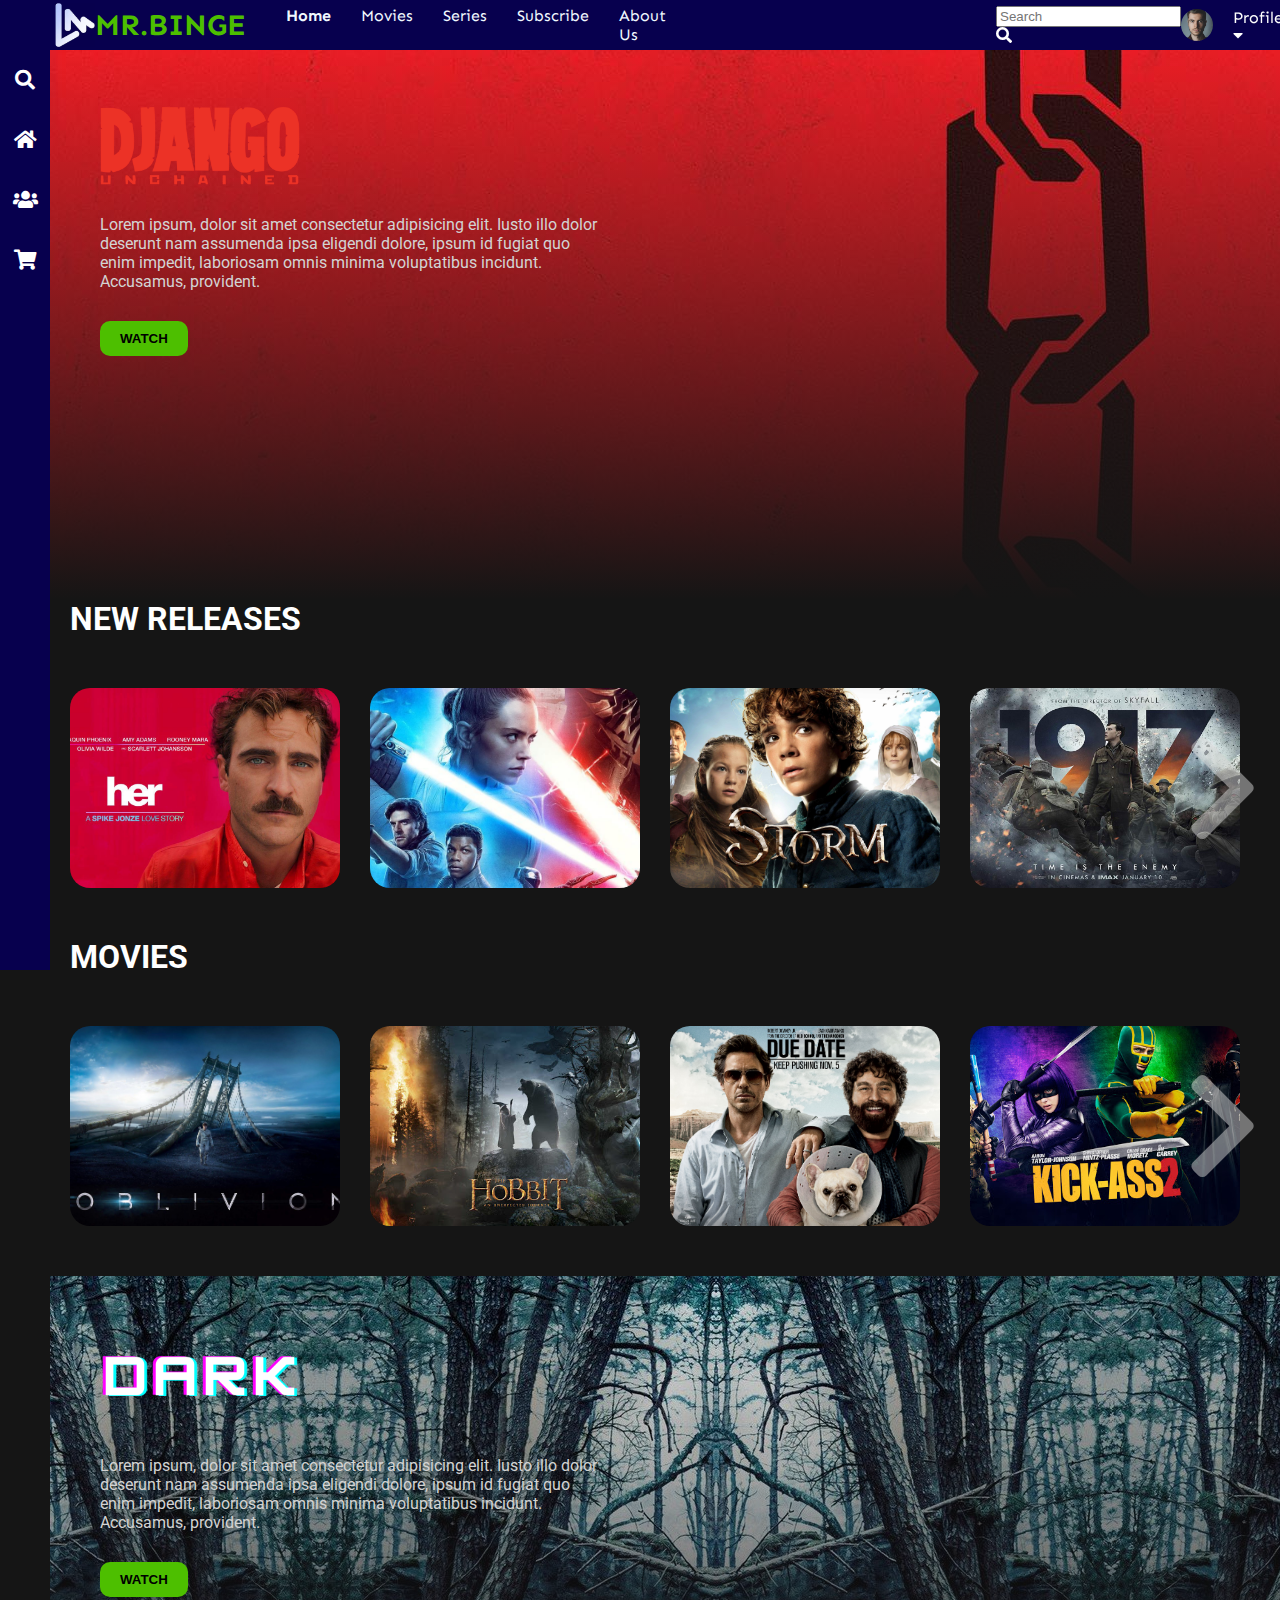
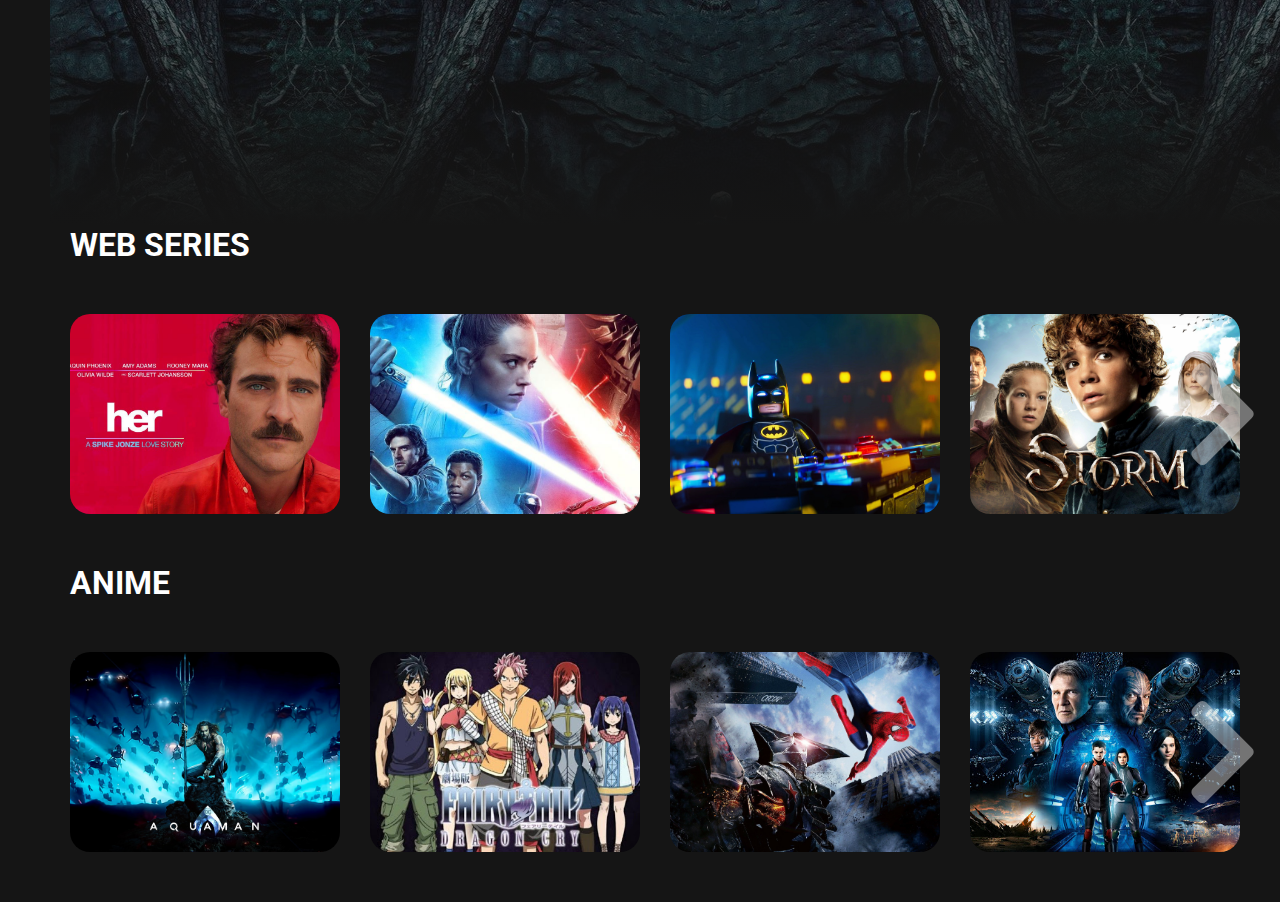
<file: index.html>
<html lang="en">

<head>
  <meta charset="UTF-8" />
  <meta http-equiv="X-UA-Compatible" content="IE=edge" />
  <meta name="viewport" content="width=device-width, initial-scale=1.0" />
  <link rel="stylesheet" href="style.css" />
  <link
    href="https://fonts.googleapis.com/css2?family=Roboto:wght@100;300;400;500;700;900&family=Sen:wght@400;700;800&display=swap"
    rel="stylesheet" />
  <link rel="stylesheet" href="https://cdnjs.cloudflare.com/ajax/libs/font-awesome/5.15.2/css/all.min.css" />
  <title>Mr.Binge-Watch TV Shows</title>
</head>

<body>
  <div class="navbar">
    <div class="navbar-container">
      <div class="logo-container">
        <img src="img/logo.jpg" alt="logo" class="logo" />
      </div>
      <div>
        <h1 class="logo-text">MR.BINGE</h1>
      </div>
      <div class="menu-container">
        <ul class="menu-list">
          <li class="menu-list-item active">
            <a href="index.html" style="color: aliceblue; text-decoration: none">
              Home</a>
          </li>
          <li class="menu-list-item">
            <a href="embed.html" style="color: aliceblue; text-decoration: none">Movies</a>
          </li>
          <li class="menu-list-item">
            <a href="embed.html" style="color: aliceblue; text-decoration: none">Series</a>
          </li>
          <li class="menu-list-item">
            <a href="pricing.html" style="color: aliceblue; text-decoration: none">Subscribe</a>
          </li>
          <li class="menu-list-item">
            <a href="aboutUs.html" style="color: aliceblue; text-decoration: none">About Us</a>
          </li>
          <li style="padding-left: 300px">
            <div class="input-group rounded">
              <input type="search" class="form-control rounded" placeholder="Search" aria-label="Search"
                aria-describedby="search-addon" />
              <span class="input-group-text border-0" id="search-addon">
                <i class="fas fa-search" style="cursor: pointer"></i>
              </span>
            </div>
          </li>
        </ul>
      </div>
      <div class="profile-container">
        <img class="profile-picture" src="img/profile.jpg" alt="" />
        <div class="profile-text-container">
          <span class="profile-text">Profile</span>
          <i class="fas fa-caret-down"></i>
        </div>
        <div class="toggle">
          <i class="fas fa-moon toggle-icon"></i>
          <i class="fas fa-sun toggle-icon"></i>
          <div class="toggle-ball"></div>
        </div>
      </div>
    </div>
  </div>
  <div class="sidebar">
    <i class="left-menu-icon fas fa-search"></i>
    <a href="index.html"><i class="left-menu-icon fas fa-home"></i></a>
    <a href="aboutUs.html"><i class="left-menu-icon fas fa-users"></i></a>

    <a href="pricing.html"><i class="left-menu-icon fas fa-shopping-cart"></i></a>
  </div>
  <div class="container">
    <div class="content-container">
      <div class="featured-content" style="
            background: linear-gradient(to bottom, rgba(0, 0, 0, 0), #151515),
              url('img/f-1.jpg');
          ">
        <img class="featured-title" src="img/f-t-1.png" alt="" />
        <p class="featured-desc">
          Lorem ipsum, dolor sit amet consectetur adipisicing elit. Iusto illo
          dolor deserunt nam assumenda ipsa eligendi dolore, ipsum id fugiat
          quo enim impedit, laboriosam omnis minima voluptatibus incidunt.
          Accusamus, provident.
        </p>
        <button class="featured-button">
          <a href="embed.html" style="text-decoration: none"> WATCH</a>
        </button>
      </div>
      <div class="movie-list-container">
        <h1 class="movie-list-title">NEW RELEASES</h1>
        <div class="movie-list-wrapper">
          <div class="movie-list">
            <div class="movie-list-item">
              <img class="movie-list-item-img" src="img/1.jpeg" alt="" />
              <span class="movie-list-item-title">Her</span>
              <p class="movie-list-item-desc">
                Lorem ipsum dolor sit amet consectetur adipisicing elit. At
                hic fugit similique accusantium.
              </p>
              <button class="movie-list-item-button">
                <a href="embed.html" style="text-decoration: none"> WATCH</a>
              </button>
            </div>
            <div class="movie-list-item">
              <img class="movie-list-item-img" src="img/2.jpeg" alt="" />
              <span class="movie-list-item-title">Star Wars</span>
              <p class="movie-list-item-desc">
                Lorem ipsum dolor sit amet consectetur adipisicing elit. At
                hic fugit similique accusantium.
              </p>
              <button class="movie-list-item-button">
                <a href="embed.html" style="text-decoration: none"> WATCH</a>
              </button>
            </div>
            <div class="movie-list-item">
              <img class="movie-list-item-img" src="img/3.jpg" alt="" />
              <span class="movie-list-item-title">Storm</span>
              <p class="movie-list-item-desc">
                Lorem ipsum dolor sit amet consectetur adipisicing elit. At
                hic fugit similique accusantium.
              </p>
              <button class="movie-list-item-button">
                <a href="embed.html" style="text-decoration: none"> WATCH</a>
              </button>
            </div>
            <div class="movie-list-item">
              <img class="movie-list-item-img" src="img/4.jpg" alt="" />
              <span class="movie-list-item-title">1917</span>
              <p class="movie-list-item-desc">
                Lorem ipsum dolor sit amet consectetur adipisicing elit. At
                hic fugit similique accusantium.
              </p>
              <button class="movie-list-item-button">
                <a href="embed.html" style="text-decoration: none"> WATCH</a>
              </button>
            </div>
            <div class="movie-list-item">
              <img class="movie-list-item-img" src="img/5.jpg" alt="" />
              <span class="movie-list-item-title">Avengers</span>
              <p class="movie-list-item-desc">
                Lorem ipsum dolor sit amet consectetur adipisicing elit. At
                hic fugit similique accusantium.
              </p>
              <button class="movie-list-item-button">
                <a href="embed.html" style="text-decoration: none"> WATCH</a>
              </button>
            </div>
            <div class="movie-list-item">
              <img class="movie-list-item-img" src="img/6.jpg" alt="" />
              <span class="movie-list-item-title">Her</span>
              <p class="movie-list-item-desc">
                Lorem ipsum dolor sit amet consectetur adipisicing elit. At
                hic fugit similique accusantium.
              </p>
              <button class="movie-list-item-button">
                <a href="embed.html" style="text-decoration: none"> WATCH</a>
              </button>
            </div>
            <div class="movie-list-item">
              <img class="movie-list-item-img" src="img/7.jpg" alt="" />
              <span class="movie-list-item-title">Her</span>
              <p class="movie-list-item-desc">
                Lorem ipsum dolor sit amet consectetur adipisicing elit. At
                hic fugit similique accusantium.
              </p>
              <button class="movie-list-item-button">
                <a href="embed.html" style="text-decoration: none"> WATCH</a>
              </button>
            </div>
          </div>
          <i class="fas fa-chevron-right arrow"></i>
        </div>
      </div>
      <div class="movie-list-container">
        <h1 id="" class="movie-list-title">MOVIES</h1>
        <div class="movie-list-wrapper">
          <div class="movie-list">
            <div class="movie-list-item">
              <img class="movie-list-item-img" src="img/8.jpg" alt="" />
              <span class="movie-list-item-title">Her</span>
              <p class="movie-list-item-desc">
                Lorem ipsum dolor sit amet consectetur adipisicing elit. At
                hic fugit similique accusantium.
              </p>
              <button class="movie-list-item-button">
                <a href="embed.html" style="text-decoration: none"> WATCH</a>
              </button>
            </div>
            <div class="movie-list-item">
              <img class="movie-list-item-img" src="img/9.jpg" alt="" />
              <span class="movie-list-item-title">Her</span>
              <p class="movie-list-item-desc">
                Lorem ipsum dolor sit amet consectetur adipisicing elit. At
                hic fugit similique accusantium.
              </p>
              <button class="movie-list-item-button">
                <a href="embed.html" style="text-decoration: none"> WATCH</a>
              </button>
            </div>
            <div class="movie-list-item">
              <img class="movie-list-item-img" src="img/10.jpg" alt="" />
              <span class="movie-list-item-title">Her</span>
              <p class="movie-list-item-desc">
                Lorem ipsum dolor sit amet consectetur adipisicing elit. At
                hic fugit similique accusantium.
              </p>
              <button class="movie-list-item-button">
                <a href="embed.html" style="text-decoration: none"> WATCH</a>
              </button>
            </div>
            <div class="movie-list-item">
              <img class="movie-list-item-img" src="img/11.jpg" alt="" />
              <span class="movie-list-item-title">Her</span>
              <p class="movie-list-item-desc">
                Lorem ipsum dolor sit amet consectetur adipisicing elit. At
                hic fugit similique accusantium.
              </p>
              <button class="movie-list-item-button">
                <a href="embed.html" style="text-decoration: none"> WATCH</a>
              </button>
            </div>
            <div class="movie-list-item">
              <img class="movie-list-item-img" src="img/12.jpg" alt="" />
              <span class="movie-list-item-title">Her</span>
              <p class="movie-list-item-desc">
                Lorem ipsum dolor sit amet consectetur adipisicing elit. At
                hic fugit similique accusantium.
              </p>
              <button class="movie-list-item-button">
                <a href="embed.html" style="text-decoration: none"> WATCH</a>
              </button>
            </div>
            <div class="movie-list-item">
              <img class="movie-list-item-img" src="img/3.jpg" alt="" />
              <span class="movie-list-item-title">Her</span>
              <p class="movie-list-item-desc">
                Lorem ipsum dolor sit amet consectetur adipisicing elit. At
                hic fugit similique accusantium.
              </p>
              <button class="movie-list-item-button">
                <a href="embed.html" style="text-decoration: none"> WATCH</a>
              </button>
            </div>
            <div class="movie-list-item">
              <img class="movie-list-item-img" src="img/4.jpg" alt="" />
              <span class="movie-list-item-title">Her</span>
              <p class="movie-list-item-desc">
                Lorem ipsum dolor sit amet consectetur adipisicing elit. At
                hic fugit similique accusantium.
              </p>
              <button class="movie-list-item-button">
                <a href="embed.html" style="text-decoration: none"> WATCH</a>
              </button>
            </div>
          </div>
          <i class="fas fa-chevron-right arrow"></i>
        </div>
      </div>
      <div class="featured-content" style="
            background: linear-gradient(to bottom, rgba(0, 0, 0, 0), #151515),
              url('img/f-2.jpg');
          ">
        <img class="featured-title" src="img/f-t-2.png" alt="" />
        <p class="featured-desc">
          Lorem ipsum, dolor sit amet consectetur adipisicing elit. Iusto illo
          dolor deserunt nam assumenda ipsa eligendi dolore, ipsum id fugiat
          quo enim impedit, laboriosam omnis minima voluptatibus incidunt.
          Accusamus, provident.
        </p>
        <button class="featured-button">
          <a href="embed.html" style="text-decoration: none"> WATCH</a>
        </button>
      </div>
      <div class="movie-list-container">
        <h1 class="movie-list-title">WEB SERIES</h1>
        <div class="movie-list-wrapper">
          <div class="movie-list">
            <div class="movie-list-item">
              <img class="movie-list-item-img" src="img/1.jpeg" alt="" />
              <span class="movie-list-item-title">Her</span>
              <p class="movie-list-item-desc">
                Lorem ipsum dolor sit amet consectetur adipisicing elit. At
                hic fugit similique accusantium.
              </p>
              <button class="movie-list-item-button">
                <a href="embed.html" style="text-decoration: none"> WATCH</a>
              </button>
            </div>
            <div class="movie-list-item">
              <img class="movie-list-item-img" src="img/2.jpeg" alt="" />
              <span class="movie-list-item-title">Her</span>
              <p class="movie-list-item-desc">
                Lorem ipsum dolor sit amet consectetur adipisicing elit. At
                hic fugit similique accusantium.
              </p>
              <button class="movie-list-item-button">
                <a href="embed.html" style="text-decoration: none"> WATCH</a>
              </button>
            </div>
            <div class="movie-list-item">
              <img class="movie-list-item-img" src="img/15.jpg" alt="" />
              <span class="movie-list-item-title">Her</span>
              <p class="movie-list-item-desc">
                Lorem ipsum dolor sit amet consectetur adipisicing elit. At
                hic fugit similique accusantium.
              </p>
              <button class="movie-list-item-button">
                <a href="embed.html" style="text-decoration: none"> WATCH</a>
              </button>
            </div>
            <div class="movie-list-item">
              <img class="movie-list-item-img" src="img/3.jpg" alt="" />
              <span class="movie-list-item-title">Her</span>
              <p class="movie-list-item-desc">
                Lorem ipsum dolor sit amet consectetur adipisicing elit. At
                hic fugit similique accusantium.
              </p>
              <button class="movie-list-item-button">
                <a href="embed.html" style="text-decoration: none"> WATCH</a>
              </button>
            </div>
            <div class="movie-list-item">
              <img class="movie-list-item-img" src="img/4.jpg" alt="" />
              <span class="movie-list-item-title">Her</span>
              <p class="movie-list-item-desc">
                Lorem ipsum dolor sit amet consectetur adipisicing elit. At
                hic fugit similique accusantium.
              </p>
              <button class="movie-list-item-button">
                <a href="embed.html" style="text-decoration: none"> WATCH</a>
              </button>
            </div>
            <div class="movie-list-item">
              <img class="movie-list-item-img" src="img/5.jpg" alt="" />
              <span class="movie-list-item-title">Her</span>
              <p class="movie-list-item-desc">
                Lorem ipsum dolor sit amet consectetur adipisicing elit. At
                hic fugit similique accusantium.
              </p>
              <button class="movie-list-item-button">
                <a href="embed.html" style="text-decoration: none"> WATCH</a>
              </button>
            </div>
            <div class="movie-list-item">
              <img class="movie-list-item-img" src="img/1.jpeg" alt="" />
              <span class="movie-list-item-title">Her</span>
              <p class="movie-list-item-desc">
                Lorem ipsum dolor sit amet consectetur adipisicing elit. At
                hic fugit similique accusantium.
              </p>
              <button class="movie-list-item-button">
                <a href="embed.html" style="text-decoration: none"> WATCH</a>
              </button>
            </div>
          </div>
          <i class="fas fa-chevron-right arrow"></i>
        </div>
      </div>
      <div class="movie-list-container">
        <h1 class="movie-list-title">ANIME</h1>
        <div class="movie-list-wrapper">
          <div class="movie-list">
            <div class="movie-list-item">
              <img class="movie-list-item-img" src="img/17.jpg" alt="" />
              <span class="movie-list-item-title">Her</span>
              <p class="movie-list-item-desc">
                Lorem ipsum dolor sit amet consectetur adipisicing elit. At
                hic fugit similique accusantium.
              </p>
              <button class="movie-list-item-button">
                <a href="embed.html" style="text-decoration: none"> WATCH</a>
              </button>
            </div>
            <div class="movie-list-item">
              <img class="movie-list-item-img" src="img/18.jpg" alt="" />
              <span class="movie-list-item-title">Her</span>
              <p class="movie-list-item-desc">
                Lorem ipsum dolor sit amet consectetur adipisicing elit. At
                hic fugit similique accusantium.
              </p>
              <button class="movie-list-item-button">
                <a href="embed.html" style="text-decoration: none"> WATCH</a>
              </button>
            </div>
            <div class="movie-list-item">
              <img class="movie-list-item-img" src="img/19.jpg" alt="" />
              <span class="movie-list-item-title">Her</span>
              <p class="movie-list-item-desc">
                Lorem ipsum dolor sit amet consectetur adipisicing elit. At
                hic fugit similique accusantium.
              </p>
              <button class="movie-list-item-button">
                <a href="embed.html" style="text-decoration: none"> WATCH</a>
              </button>
            </div>
            <div class="movie-list-item">
              <img class="movie-list-item-img" src="img/7.jpg" alt="" />
              <span class="movie-list-item-title">Her</span>
              <p class="movie-list-item-desc">
                Lorem ipsum dolor sit amet consectetur adipisicing elit. At
                hic fugit similique accusantium.
              </p>
              <button class="movie-list-item-button">
                <a href="embed.html" style="text-decoration: none"> WATCH</a>
              </button>
            </div>
            <div class="movie-list-item">
              <img class="movie-list-item-img" src="img/1.jpeg" alt="" />
              <span class="movie-list-item-title">Her</span>
              <p class="movie-list-item-desc">
                Lorem ipsum dolor sit amet consectetur adipisicing elit. At
                hic fugit similique accusantium.
              </p>
              <button class="movie-list-item-button">
                <a href="embed.html" style="text-decoration: none"> WATCH</a>
              </button>
            </div>
            <div class="movie-list-item">
              <img class="movie-list-item-img" src="img/2.jpeg" alt="" />
              <span class="movie-list-item-title">Her</span>
              <p class="movie-list-item-desc">
                Lorem ipsum dolor sit amet consectetur adipisicing elit. At
                hic fugit similique accusantium.
              </p>
              <button class="movie-list-item-button">
                <a href="embed.html" style="text-decoration: none"> WATCH</a>
              </button>
            </div>
            <div class="movie-list-item">
              <img class="movie-list-item-img" src="img/9.jpg" alt="" />
              <span class="movie-list-item-title">Her</span>
              <p class="movie-list-item-desc">
                Lorem ipsum dolor sit amet consectetur adipisicing elit. At
                hic fugit similique accusantium.
              </p>
              <button class="movie-list-item-button">
                <a href="embed.html" style="text-decoration: none"> WATCH</a>
              </button>
            </div>
          </div>
          <i class="fas fa-chevron-right arrow"></i>
        </div>
      </div>
    </div>
  </div>
  <script src="app.js"></script>
</body>

</html>
</file>
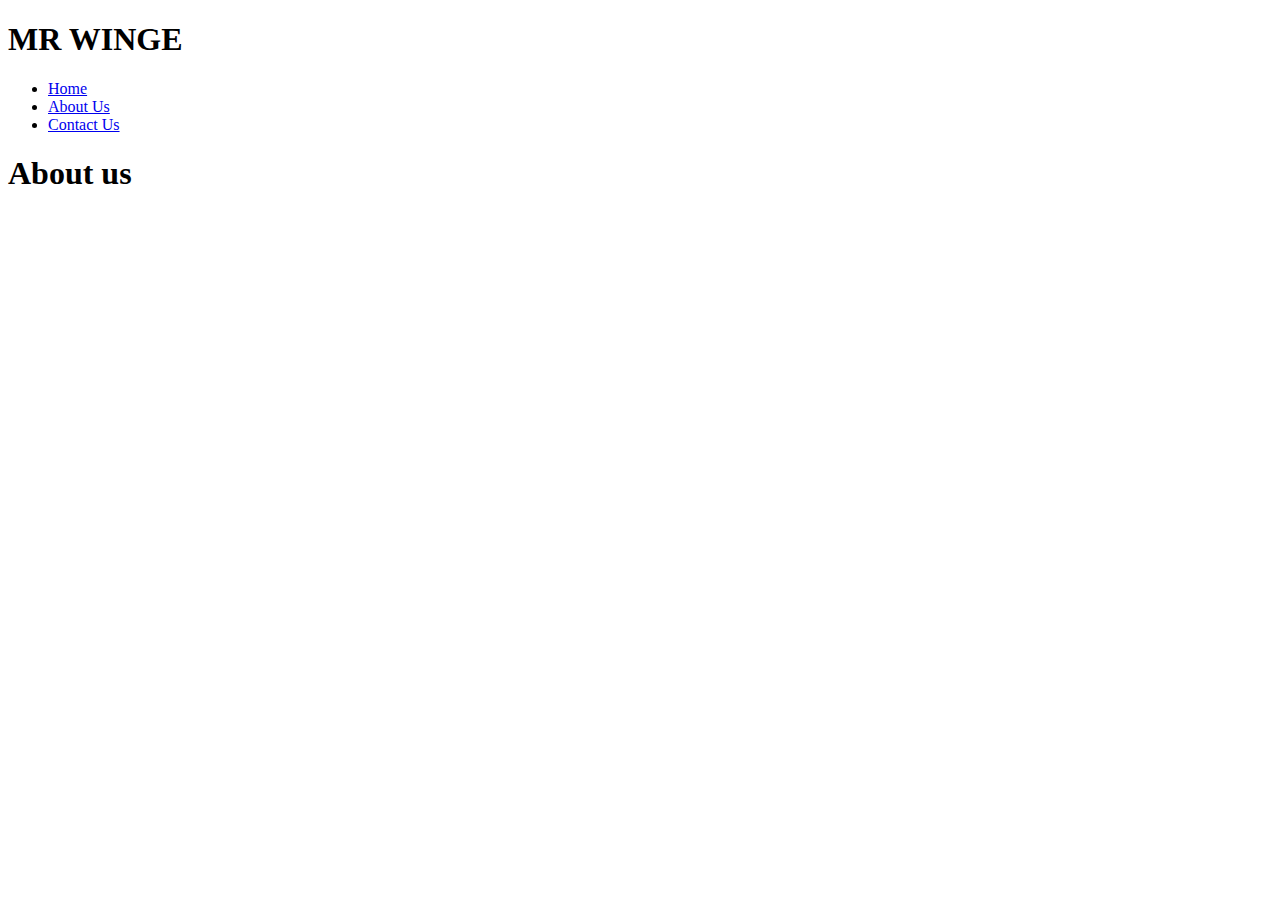
<file: about us.html>
<!DOCTYPE html>
<html lang="en">

<head>
  <meta charset="UTF-8">
  <meta http-equiv="X-UA-Compatible" content="IE=edge">
  <meta name="viewport" content="width=device-width, initial-scale=1.0">
  <title>Document</title>
</head>

<body>
  <header>
    <div class="container">
      <div id="branding">
        <h1><span>MR WINGE</span></h1>
      </div>
      <nav>
        <ul>
          <li class="current"><a href="ind.html">Home</a></li>
          <li><a href="about us.html">About Us</a></li>
          <li><a href="contact us">Contact Us</a></li>
        </ul>
      </nav>
    </div>
  </header>
  <section id="newsletter">
    <div class="container">
      <article id="main-col">
        <h1 class="page-title">About us</h1>
        <p></p>
      </article>
    </div>
  </section>

</body>

</html>
</file>
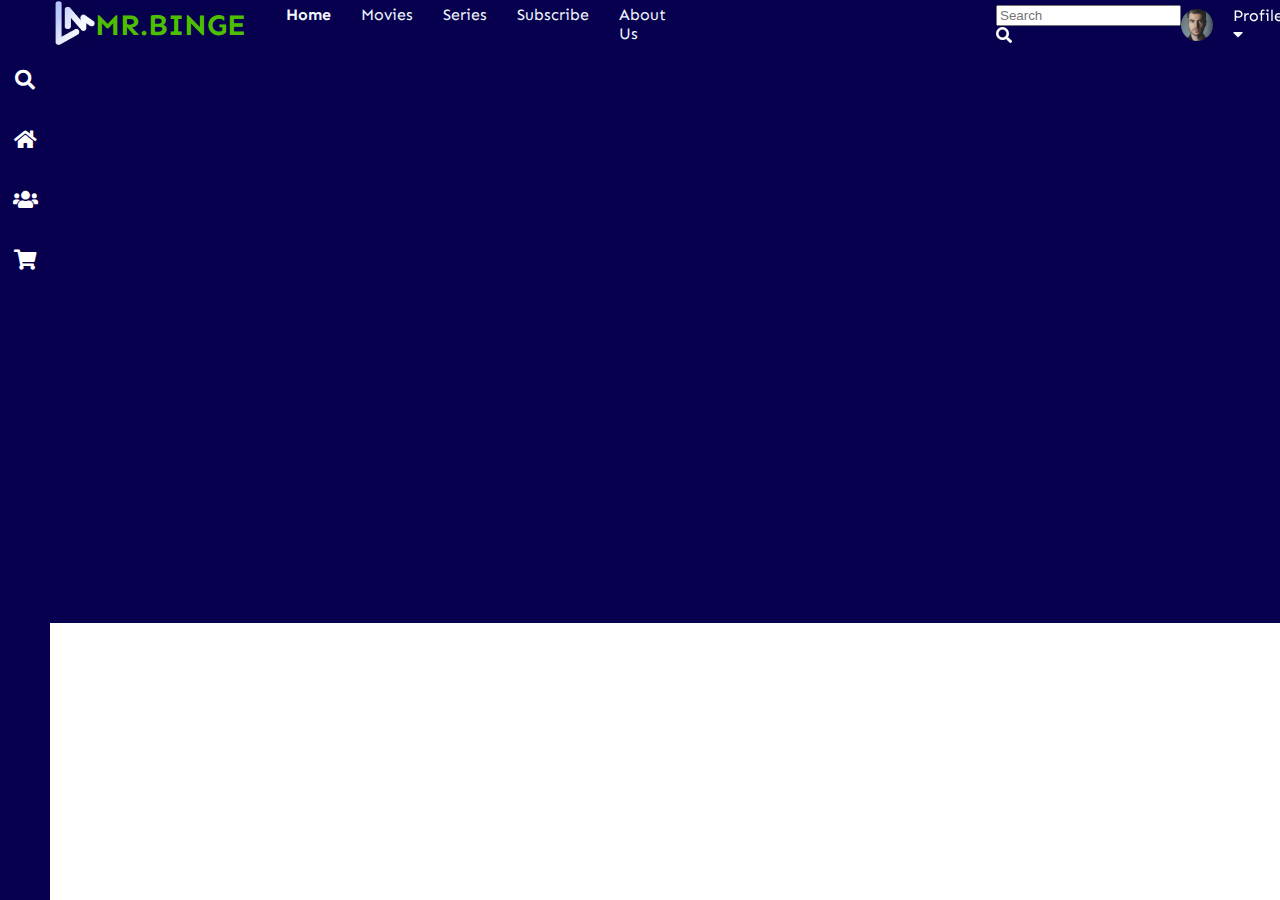
<file: embed.html>
<!DOCTYPE html>
<html lang="en">
  <head>
    <meta charset="UTF-8" />
    <meta http-equiv="X-UA-Compatible" content="IE=edge" />
    <meta name="viewport" content="width=device-width, initial-scale=1.0" />
    <link rel="stylesheet" href="style.css" />
    <link
      href="https://fonts.googleapis.com/css2?family=Roboto:wght@100;300;400;500;700;900&family=Sen:wght@400;700;800&display=swap"
      rel="stylesheet"
    />
    <link
      rel="stylesheet"
      href="https://cdnjs.cloudflare.com/ajax/libs/font-awesome/5.15.2/css/all.min.css"
    />
    <title>Movies Section-MR.BINGE</title>
  </head>

  <body>
    <div class="navbar">
      <div class="navbar-container">
        <div class="logo-container">
          <img src="img/logo.jpg" alt="logo" class="logo" />
        </div>
        <div>
          <h1 class="logo-text">MR.BINGE</h1>
        </div>
        <div class="menu-container">
          <ul class="menu-list">
            <li class="menu-list-item active">
              <a
                href="index.html"
                style="color: aliceblue; text-decoration: none"
              >
                Home</a
              >
            </li>
            <li class="menu-list-item">
              <a
                href="embed.html"
                style="color: aliceblue; text-decoration: none"
              >
                Movies</a
              >
            </li>
            <li class="menu-list-item">
              <a
                href="embed.html"
                style="color: aliceblue; text-decoration: none"
              >
                Series</a
              >
            </li>
            <li class="menu-list-item">
              <a
                href="pricing.html"
                style="color: aliceblue; text-decoration: none"
              >
                Subscribe</a
              >
            </li>
            <li class="menu-list-item">
              <a
                href="aboutUs.html"
                style="color: aliceblue; text-decoration: none"
              >
                About Us</a
              >
            </li>
            <li style="padding-left: 300px">
              <div class="input-group rounded">
                <input
                  type="search"
                  class="form-control rounded"
                  placeholder="Search"
                  aria-label="Search"
                  aria-describedby="search-addon"
                />
                <span class="input-group-text border-0" id="search-addon">
                  <i class="fas fa-search" style="cursor: pointer"></i>
                </span>
              </div>
            </li>
          </ul>
        </div>
        <div class="profile-container">
          <img class="profile-picture" src="img/profile.jpg" alt="" />
          <div class="profile-text-container">
            <span class="profile-text">Profile</span>
            <i class="fas fa-caret-down"></i>
          </div>
          <div class="toggle">
            <i class="fas fa-moon toggle-icon"></i>
            <i class="fas fa-sun toggle-icon"></i>
            <div class="toggle-ball"></div>
          </div>
        </div>
      </div>
    </div>

    <div class="sidebar">
      <i class="left-menu-icon fas fa-search"></i>
      <a href="index.html"><i class="left-menu-icon fas fa-home"></i></a>
      <a href="aboutUs.html"><i class="left-menu-icon fas fa-users"></i></a>

      <a href="pricing.html"
        ><i class="left-menu-icon fas fa-shopping-cart"></i
      ></a>
    </div>
    <section>
      <div class="iframe-container">
        <iframe
          width="962"
          height="541"
          src="https://www.youtube.com/embed/0fUCuvNlOCg"
          title="YouTube video player"
          frameborder="0"
          allow="accelerometer; autoplay; clipboard-write; encrypted-media; gyroscope; picture-in-picture"
          allowfullscreen
        ></iframe>
      </div>
    </section>
    <script src="app.js"></script>
  </body>
</html>
</file>
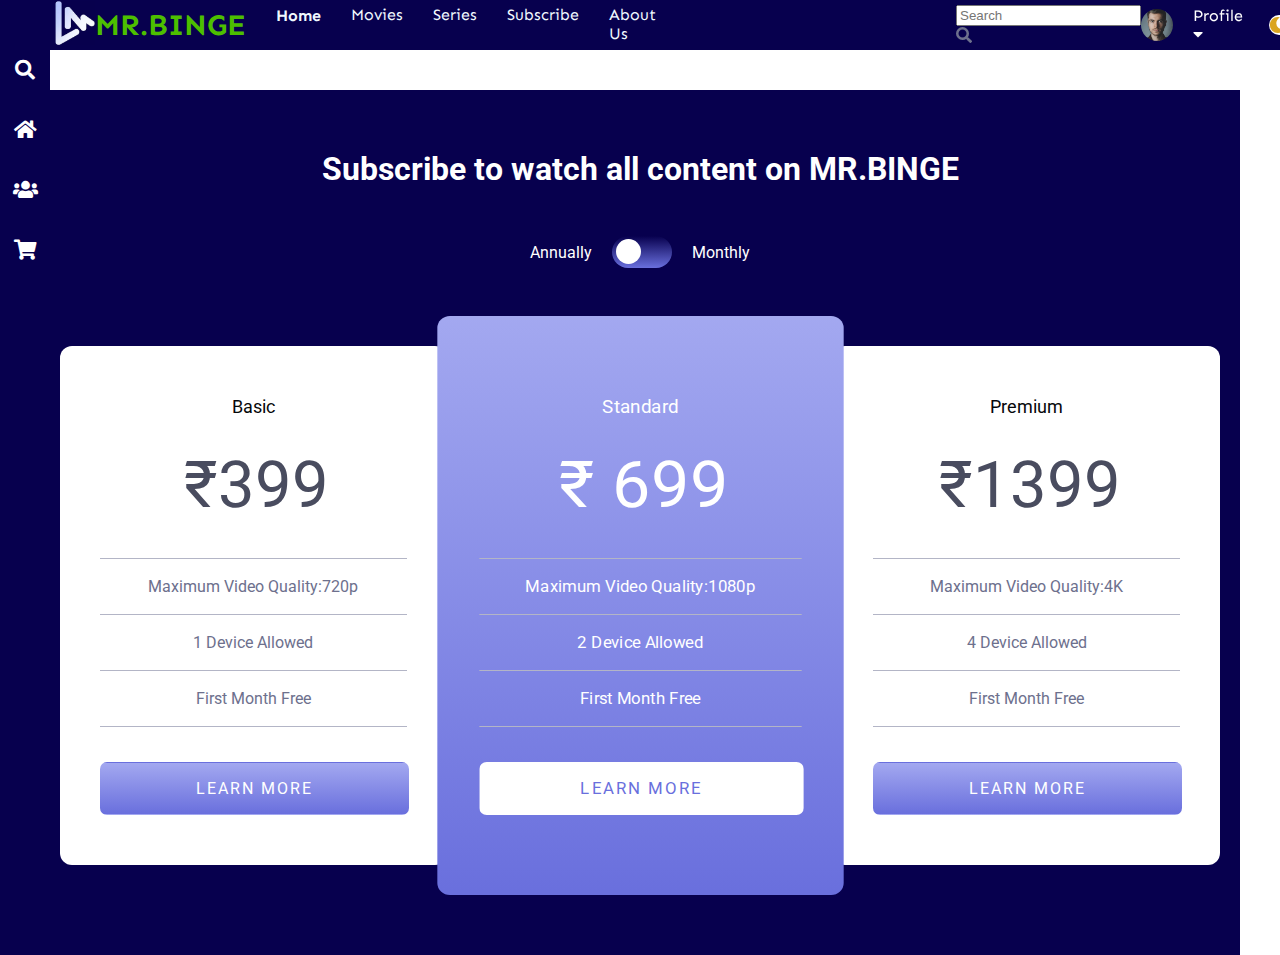
<file: pricing.html>
<!DOCTYPE html>
<html lang="en">

<head>
  <meta charset="UTF-8" />
  <meta http-equiv="X-UA-Compatible" content="IE=edge" />
  <meta name="viewport" content="width=device-width, initial-scale=1.0" />

  <link rel="stylesheet" href="pricing.css" />
  <link
    href="https://fonts.googleapis.com/css2?family=Roboto:wght@100;300;400;500;700;900&family=Sen:wght@400;700;800&display=swap"
    rel="stylesheet" />
  <link rel="stylesheet" href="https://cdnjs.cloudflare.com/ajax/libs/font-awesome/5.15.2/css/all.min.css" />

  <title>Select a plan- MR.BINGE</title>
</head>

<body>
  <div class="navbar">
    <div class="navbar-container">
      <div class="logo-container">
        <img src="img/logo.jpg" alt="logo" class="logo" />
      </div>
      <div>
        <h1 class="logo-text">MR.BINGE</h1>
      </div>
      <div class="menu-container">
        <ul class="menu-list">
          <li class="menu-list-item active">
            <a href="index.html" style="color: aliceblue; text-decoration: none"> Home</a>
          </li>
          <li class="menu-list-item">
            <a href="embed.html" style="color: aliceblue; text-decoration: none"> Movies</a>
          </li>
          <li class="menu-list-item">
            <a href="embed.html" style="color: aliceblue; text-decoration: none"> Series</a>
          </li>
          <li class="menu-list-item">
            <a href="pricing.html" style="color: aliceblue; text-decoration: none"> Subscribe</a>
          </li>
          <li class="menu-list-item">
            <a href="aboutUs.html" style="color: aliceblue; text-decoration: none"> About Us</a>
          </li>

          <li style="padding-left: 300px">
            <div class="input-group rounded">
              <input type="search" class="form-control rounded" placeholder="Search" aria-label="Search"
                aria-describedby="search-addon" />
              <span class="input-group-text border-0" id="search-addon">
                <i class="fas fa-search " style="cursor: pointer;"></i>
              </span>
            </div>
          </li>
        </ul>
      </div>
      <div class="profile-container">
        <img class="profile-picture" src="img/profile.jpg" alt="" />
        <div class="profile-text-container">
          <span class="profile-text">Profile</span>
          <i class="fas fa-caret-down"></i>
        </div>
        <div class="toggle">
          <i class="fas fa-moon toggle-icon"></i>
          <i class="fas fa-sun toggle-icon"></i>
          <div class="toggle-ball"></div>
        </div>
      </div>
    </div>
  </div>
  <div class="sidebar">
    <i class="left-menu-icon fas fa-search"></i>
    <a href="index.html"><i class="left-menu-icon fas fa-home"></i></a>
    <a href="aboutUs.html"><i class="left-menu-icon fas fa-users"></i></a>

    <a href="pricing.html"><i class="left-menu-icon fas fa-shopping-cart"></i></a>
  </div>
  <div class="container">
    <div class="wrapper">
      <h1 class="title">Subscribe to watch all content on MR.BINGE
      </h1>
      <div class="pricing">
        <p>Annually</p>
        <label class="switch">
          <input type="checkbox" name="" id="toggle" />
          <span class="slider"></span>
        </label>
        <p>Monthly</p>
      </div>
      <div class="pricing-main">
        <div class="pricing-box">
          <p class="box-title">Basic</p>
          <p class="price-annually"><span class="price">₹399</span></p>
          <p class="price-monthly"><span class="price">₹39.99</span></p>
          <ul>
            <li style="border-bottom: 1px solid hsl(234, 14%, 74%)">
              Maximum Video Quality:720p
            </li>
            <li style="border-bottom: 1px solid hsl(234, 14%, 74%)">
              1 Device Allowed
            </li>
            <li style="border-bottom: 1px solid hsl(234, 14%, 74%)">
              First Month Free
            </li>
          </ul>
          <a href="#" class="anchor">Learn More</a>
        </div>
        <div class="pricing-box featured">
          <p class="box-title">Standard</p>
          <p class="price-annually"><span class="price"> ₹ 699</span></p>
          <p class="price-monthly"><span class="price">24.99</span></p>
          <ul>
            <li style="border-bottom: 1px solid hsl(234, 14%, 74%)">
              Maximum Video Quality:1080p
            </li>
            <li style="border-bottom: 1px solid hsl(234, 14%, 74%)">
              2 Device Allowed
            </li>
            <li style="border-bottom: 1px solid hsl(234, 14%, 74%)">
              First Month Free
            </li>
          </ul>
          <a href="#" class="anchor">Learn More</a>
        </div>
        <div class="pricing-box">
          <p class="box-title">Premium</p>
          <p class="price-annually"><span class="price">₹1399</span></p>
          <p class="price-monthly"><span class="price">₹139.99</span></p>
          <ul>
            <li style="border-bottom: 1px solid hsl(234, 14%, 74%)">
              Maximum Video Quality:4K
            </li>
            <li style="border-bottom: 1px solid hsl(234, 14%, 74%)">
              4 Device Allowed
            </li>
            <li style="border-bottom: 1px solid hsl(234, 14%, 74%)">
              First Month Free
            </li>
          </ul>
          <a href="#" class="anchor">Learn More</a>
        </div>
      </div>
    </div>
    <script src="app.js"></script>
  </div>
  <script src="app.js"></script>
</body>

</html>
</file>
<file: style.css>
* {
  margin: 0;
}

body {
  font-family: "Roboto", sans-serif;
  text-decoration: none;
}

.navbar {
  width: 100%;
  height: 50px;
  background-color: rgba(7, 0, 78, 255);

  position: sticky;
  top: 0;
}

.navbar-container {
  display: flex;
  align-items: center;
  padding: 0 50px;
  height: 100%;
  color: white;
  text-decoration: none;
  font-family: "Sen", sans-serif;
}

.logo-container {
  flex: 0.5;
}

.logo {
  width: 40px;
  align-items: center;
  padding-left: 5px;
}
.logo-text {
  font-size: 30px;
  color: #4dbf00;
  padding-left: -50px;
  text-align: left;
  flex: 0;
  padding-right: 0px;
}

.menu-container {
  flex: 9;
}

.menu-list {
  display: flex;
  list-style: none;
}

.menu-list-item {
  margin-right: 30px;
}

.iframe-container {
  position: relative;
  width: 100%;
  padding-bottom: 56%;
  padding-left: 50px;
  height: 0;
}
.iframe-container iframe {
  position: absolute;
  top: 0;
  left: 50px;
  width: 95%;
  height: 80%;
  align-content: center;
  background-color: rgba(7, 0, 78, 255);
}

.menu-list-item.active {
  font-weight: bold;
}
.profile-container {
  flex: 2;
  display: flex;
  align-items: center;
  justify-content: flex-end;
}

.profile-text-container {
  margin: 0 20px;
}

.profile-picture {
  width: 32px;
  height: 32px;
  border-radius: 50%;
  object-fit: cover;
}

.toggle {
  width: 40px;
  height: 20px;
  background-color: white;
  border-radius: 30px;
  display: flex;
  align-items: center;
  justify-content: space-around;
  position: relative;
}

.toggle-icon {
  color: goldenrod;
}

.toggle-ball {
  width: 18px;
  height: 18px;
  background-color: black;
  position: absolute;
  right: 1px;
  border-radius: 50%;
  cursor: pointer;
  transition: 1s ease all;
}

.sidebar {
  width: 50px;
  height: 100%;
  background-color: rgba(7, 0, 78, 255);
  position: fixed;
  top: 0;
  display: flex;
  flex-direction: column;
  align-items: center;
  padding-top: 70px;
}

.left-menu-icon {
  color: white;
  font-size: 20px;
  margin-bottom: 40px;
}

.container {
  background-color: #151515;
  min-height: calc(100vh - 50px);
  color: white;
}

.content-container {
  margin-left: 50px;
}

.featured-content {
  height: 50vh;
  padding: 50px;
}

.featured-title {
  width: 200px;
}

.featured-desc {
  width: 500px;
  color: lightgray;
  margin: 30px 0;
}

.featured-button {
  background-color: #4dbf00;
  color: white;
  padding: 10px 20px;
  border-radius: 10px;
  border: none;
  outline: none;
  font-weight: bold;
}

.movie-list-container {
  padding: 0 20px;
}

.movie-list-wrapper {
  position: relative;
  overflow: hidden;
}

.movie-list {
  display: flex;
  align-items: center;
  height: 300px;
  transform: translateX(0);
  transition: all 1s ease-in-out;
}

.movie-list-item {
  margin-right: 30px;
  position: relative;
}

.movie-list-item:hover .movie-list-item-img {
  transform: scale(1.2);
  margin: 0 30px;
  opacity: 0.5;
}

.movie-list-item:hover .movie-list-item-title,
.movie-list-item:hover .movie-list-item-desc,
.movie-list-item:hover .movie-list-item-button {
  opacity: 1;
}

.movie-list-item-img {
  transition: all 1s ease-in-out;
  width: 270px;
  height: 200px;
  object-fit: cover;
  border-radius: 20px;
}

.movie-list-item-title {
  background-color: #333;
  padding: 0 10px;
  font-size: 32px;
  font-weight: bold;
  position: absolute;
  top: 10%;
  left: 50px;
  opacity: 0;
  transition: 1s all ease-in-out;
}

.movie-list-item-desc {
  background-color: #333;
  padding: 10px;
  font-size: 14px;
  position: absolute;
  top: 30%;
  left: 50px;
  width: 230px;
  opacity: 0;
  transition: 1s all ease-in-out;
}

.movie-list-item-button {
  padding: 10px;
  background-color: #4dbf00;
  color: white;
  border-radius: 10px;
  outline: none;
  border: none;
  cursor: pointer;
  position: absolute;
  bottom: 20px;
  left: 50px;
  opacity: 0;
  transition: 1s all ease-in-out;
}

.arrow {
  font-size: 120px;
  position: absolute;
  top: 90px;
  right: 0;
  color: lightgray;
  opacity: 0.5;
  cursor: pointer;
}

.container.active {
  background-color: white;
}

.movie-list-title.active {
  color: black;
}

.navbar-container.active {
  background-color: white;

  color: black;
}

.sidebar.active {
  background-color: white;
}

.left-menu-icon.active {
  color: black;
}

.toggle.active {
  background-color: black;
}

.toggle-ball.active {
  background-color: white;
  transform: translateX(-20px);
}

@media only screen and (max-width: 940px) {
  .menu-container {
    display: none;
  }
}

html {
  scroll-behavior: smooth;
}

a {
  text-decoration: none;
  color: black;
}

#movie {
  margin-top: 1000%;
  padding-bottom: 295%;
}
</file>
<file: pricing.css>
* {
  margin: 0;
}

body {
  font-family: "Roboto", sans-serif;
}

.navbar {
  width: 100%;
  height: 50px;
  background-color: rgba(7, 0, 78, 255);

  position: sticky;
  top: 0;
}

.navbar-container {
  display: flex;
  align-items: center;
  padding: 0 50px;
  height: 100%;
  color: rgb(255, 255, 255);
  text-decoration: none;
  font-family: "Sen", sans-serif;
}

.logo-container {
  flex: 0.5;
}

.logo {
  width: 40px;
  align-items: center;
  padding-left: 5px;
}
.logo-text {
  font-size: 30px;
  color: #4dbf00;
  padding-left: -200px;
  text-align: left;
  flex: 0;
  padding-right: 0px;
}

.menu-container {
  flex: 9;
}

.menu-list {
  display: flex;
  list-style: none;
  padding: 0;
  margin: 0;
}

.menu-list-item {
  margin-left: 30px;
  color: rgb(255, 255, 255);
  text-decoration: no;
}
.menu-list-item.active {
  font-weight: bold;
}
.profile-container {
  flex: 2;
  display: flex;
  align-items: center;
  justify-content: flex-end;
}

.profile-text-container {
  margin: 0 20px;
}

.profile-picture {
  width: 32px;
  height: 32px;
  border-radius: 50%;
  object-fit: cover;
}

.toggle {
  width: 40px;
  height: 20px;
  background-color: rgb(255, 255, 255);
  border-radius: 30px;
  display: flex;
  align-items: center;
  justify-content: space-around;
  position: relative;
}

.toggle-icon {
  color: goldenrod;
}

.toggle-ball {
  width: 18px;
  height: 18px;
  background-color: black;
  position: absolute;
  right: 1px;
  border-radius: 50%;
  cursor: pointer;
  transition: 1s ease all;
}

.sidebar {
  width: 50px;
  height: 100%;
  background-color: rgba(7, 0, 78, 255);
  position: fixed;
  top: 0;
  display: flex;
  flex-direction: column;
  align-items: center;
  padding-top: 60px;
}

.left-menu-icon {
  color: white;
  font-size: 20px;
  margin-bottom: 40px;
}

body {
  font-family: "Roboto", sans-serif;
  text-decoration: none;

  min-height: 100vh;

  /* Bery light grayish blue */
  background-image: url(https://digitshack.com/codepen/mentor9/bg-top.svg),
    url(https://digitshack.com/codepen/mentor9/bg-bottom.svg);
  background-repeat: no-repeat;
  background-position: right top, left bottom;
}

.container {
  max-width: 1200px;
  margin: 0 auto;
}

.wrapper {
  text-align: center;
  padding: 60px 20px;
  margin-top: 40px;
  background-color: rgba(7, 0, 78, 255);
}

.title {
  font-size: 32px;
  color: hsl(0, 0%, 100%);
  /* grayish blue */
}

.switch input {
  opacity: 0;
}

.switch {
  display: inline-block;
  width: 60px;
  height: 32px;
  position: relative;
  cursor: pointer;
}

.slider {
  position: absolute;
  background: linear-gradient(180deg, rgba(7, 0, 78, 255), hsl(237, 63%, 64%));
  top: 0;
  bottom: 0;
  left: 0;
  right: 0;
  border-radius: 35px;
}

.slider:hover {
  background: rgba(7, 0, 78, 255);
}

.slider::before {
  position: absolute;
  content: "";
  background-color: #fff;
  height: 25px;
  width: 25px;
  border-radius: 50%;
  left: 4px;
  bottom: 4px;
  transition: 0.4s;
}

input:checked + .slider::before {
  transform: translateX(26px);
}

.pricing {
  color: hsl(0, 0%, 100%);
  display: flex;
  justify-content: center;
  align-items: center;
  padding: 48px 0;
}

.pricing label {
  margin: 0 20px;
}

.pricing-main {
  display: grid;
  grid-template-columns: 1fr 1fr 1fr;
}

.pricing-box {
  background-color: #fff;
  padding: 50px 40px;
  border-radius: 12px;
  align-self: center;
}

.box-title {
  color: hsl(225, 25%, 3%);
  /* grayish blue */
  font-size: 18px;
  margin-bottom: 30px;
}

.price-annually,
.price-monthly {
  display: flex;
  align-items: center;
  justify-content: center;
  font-size: 32px;
  color: hsl(232, 13%, 33%);
  /* dark grayish blue */
}

.price-monthly {
  display: none;
}

.price {
  font-size: 65px;
  padding-left: 7px;
}

ul {
  list-style: none;
  padding: 35px 0px;
}

ul li {
  color: hsl(233, 13%, 49%);
  /* grayish blue */

  padding: 18px 0;
}

ul li:first-child {
  border-top: 1px solid hsl(234, 14%, 74%);
}

.anchor {
  border: none;
  background: linear-gradient(180deg, hsl(236, 72%, 79%), hsl(237, 63%, 64%));
  display: block;
  width: 100%;
  padding: 16px 0;
  border-radius: 7px;
  color: white;
  text-transform: uppercase;
  letter-spacing: 2px;
  text-decoration: none;
  border: 1px solid transparent;
}

a:hover {
  color: hsl(237, 63%, 64%);
  background: transparent;
  border-color: hsl(237, 63%, 64%);
}

.pricing-box.featured {
  background: linear-gradient(180deg, hsl(236, 72%, 79%), hsl(237, 63%, 64%));
  transform: scaleX(1.05);
  padding: 80px 40px;
}

.pricing-box.featured p {
  color: #fff;
}

.pricing-box.featured ul li {
  color: #fff;
  /* border-color: ; */
}

.pricing-box.featured a {
  background: #fff;
  color: hsl(237, 63%, 64%);
}

.pricing-box.featured a:hover {
  color: #fff;
  border-color: #fff;
  background: transparent;
}

@media only screen and (max-width: 1024px) {
  body {
    font-size: 14px;
  }

  .price {
    font-size: 50px;
  }

  .pricing-box {
    padding: 40px 30px;
  }

  .pricing-box.feautred {
    padding: 70px 30px;
  }
}

@media only screen and (max-width: 820px) {
  .pricing-main {
    grid-template-columns: 1fr;
    row-gap: 30px;
  }

  .price {
    font-size: 50px;
  }

  .pricing-box {
    padding: 50px 50px;
  }

  .pricing-box.featured {
    transform: scaleX(1);
    padding: 50px 50px;
  }
}
</file>
